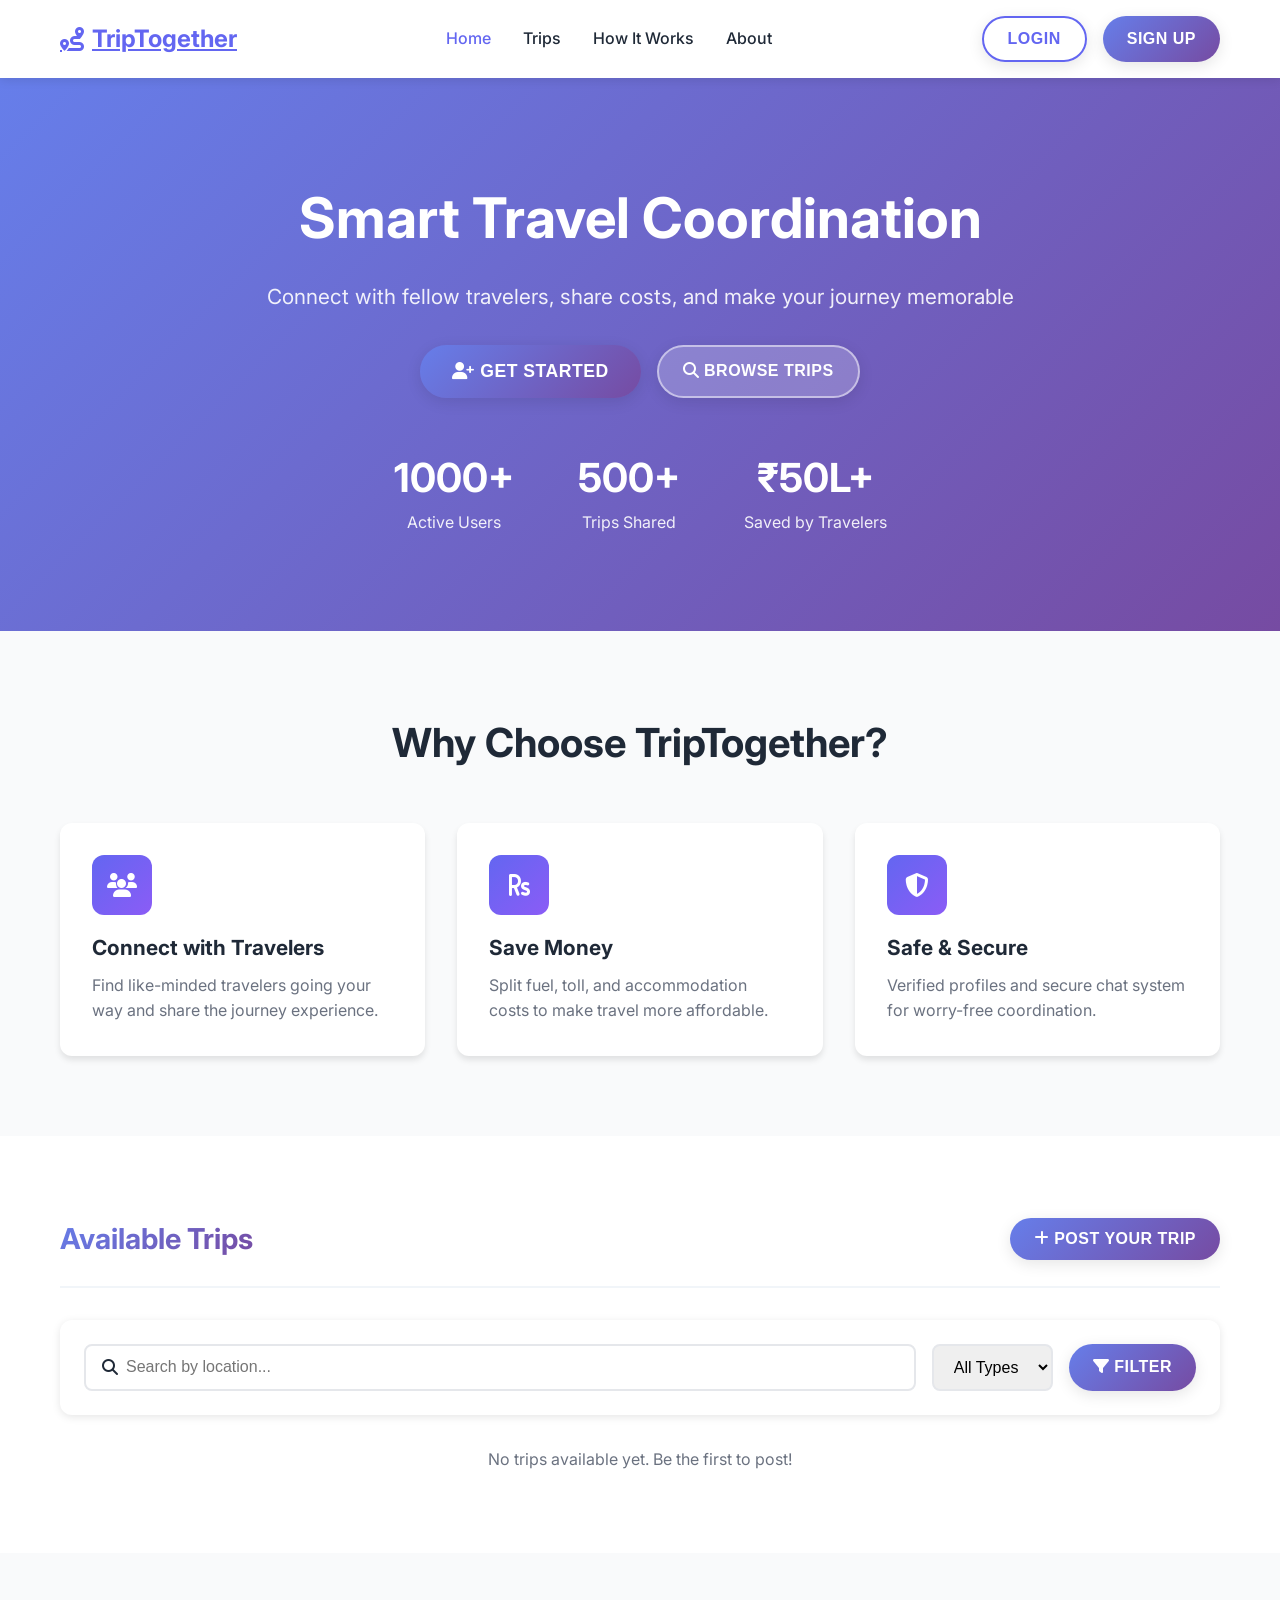
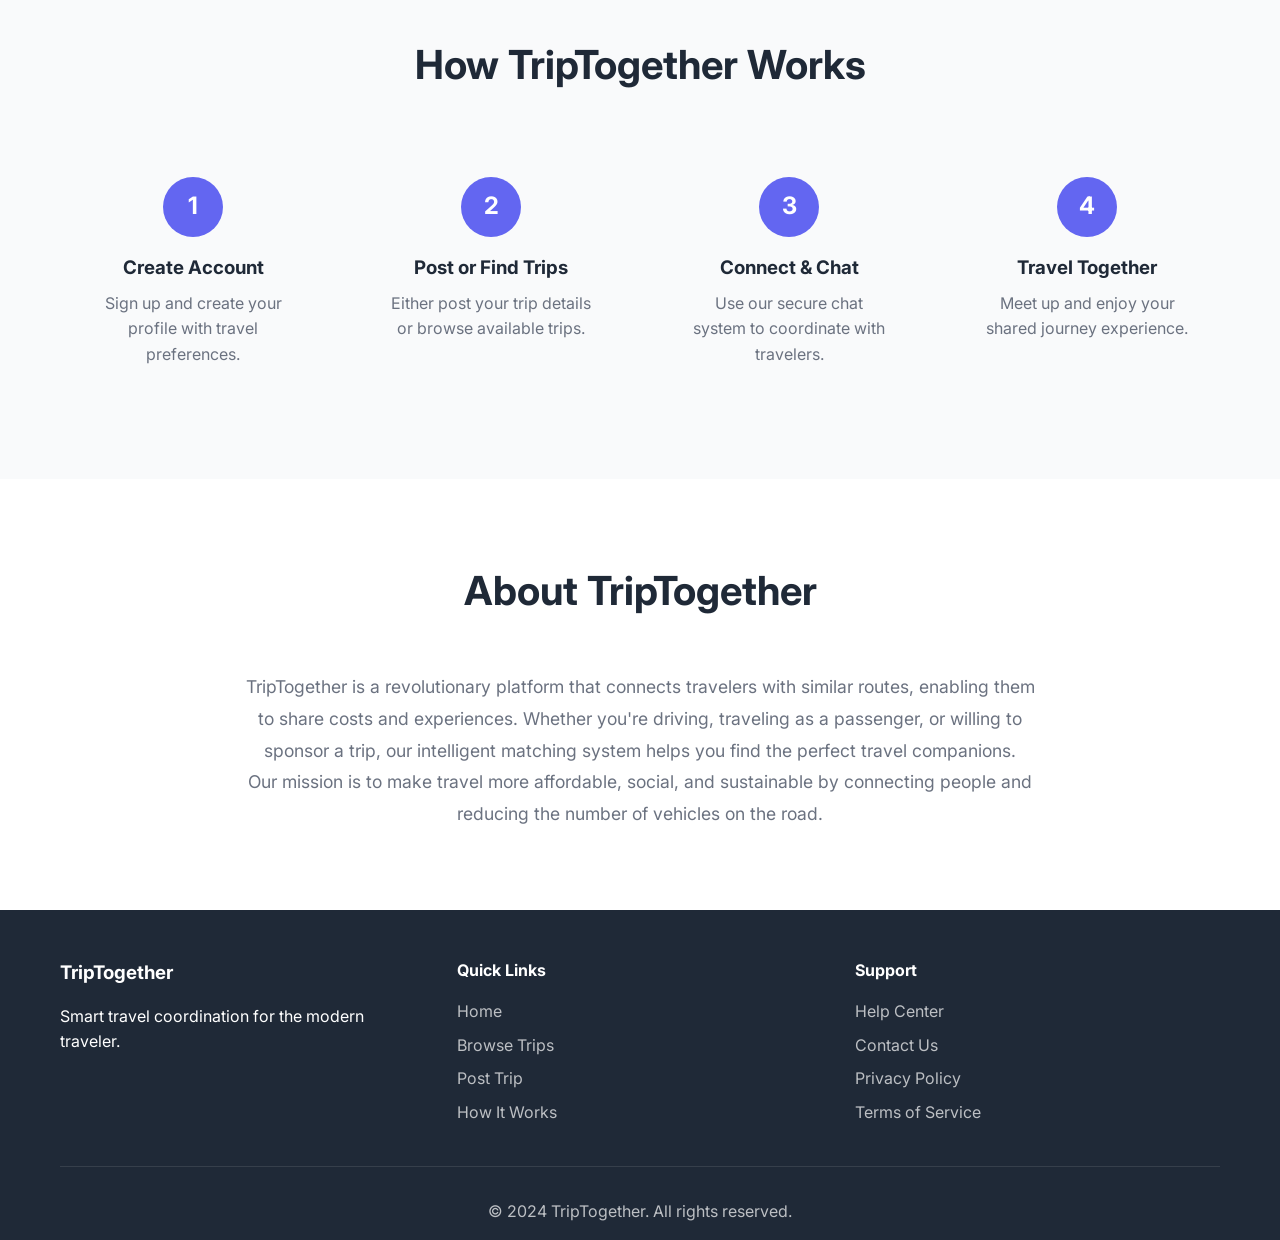
<file: Sai Kiran (TRAE)/Sai Kiran (TRAE)/frontend/index.html>
<!DOCTYPE html>
<html lang="en">
<head>
    <meta charset="UTF-8">
    <meta name="viewport" content="width=device-width, initial-scale=1.0">
    <title>TripTogether - Smart Travel Coordination</title>
    <link rel="stylesheet" href="css/style.css">
    <link href="https://fonts.googleapis.com/css2?family=Inter:wght@300;400;500;600;700&display=swap" rel="stylesheet">
    <link rel="stylesheet" href="https://cdnjs.cloudflare.com/ajax/libs/font-awesome/6.4.0/css/all.min.css">
</head>
<body>
    <!-- Navigation -->
    <nav class="navbar">
        <div class="container">
            <a href="#" class="nav-brand">
                <i class="fas fa-route"></i>
                TripTogether
            </a>
            <div class="nav-menu">
                <a href="#" class="nav-link active" onclick="window.scrollTo(0, 0); return false;">Home</a>
                <a href="#" class="nav-link" onclick="scrollToTrips()">Trips</a>
                <a href="#" class="nav-link" onclick="scrollToHowItWorks()">How It Works</a>
                <a href="#" class="nav-link" onclick="scrollToAbout()">About</a>
            </div>
            <div class="nav-actions" id="publicNavActions">
                <button class="btn btn-outline" onclick="showLogin()">Login</button>
                <button class="btn btn-primary" onclick="showRegister()">Sign Up</button>
            </div>
        </div>
    </nav>

    <!-- Hero Section -->
    <section class="hero">
        <div class="container">
            <h1 class="hero-title">Smart Travel Coordination</h1>
            <p class="hero-subtitle">Connect with fellow travelers, share costs, and make your journey memorable</p>
            <div class="hero-actions">
                <button class="btn btn-primary btn-lg" onclick="showRegister()">
                    <i class="fas fa-user-plus"></i> Get Started
                </button>
                <button class="btn btn-outline" onclick="scrollToTrips()" style="background: rgba(255,255,255,0.2); border-color: rgba(255,255,255,0.5); color: white;">
                    <i class="fas fa-search"></i> Browse Trips
                </button>
            </div>
            <div class="hero-stats">
                <div class="stat">
                    <h3>1000+</h3>
                    <p>Active Users</p>
                </div>
                <div class="stat">
                    <h3>500+</h3>
                    <p>Trips Shared</p>
                </div>
                <div class="stat">
                    <h3>₹50L+</h3>
                    <p>Saved by Travelers</p>
                </div>
            </div>
        </div>
    </section>

    <!-- Features Section -->
    <section class="features">
        <div class="container">
            <h2 class="section-title">Why Choose TripTogether?</h2>
            <div class="features-grid">
                <div class="feature-card">
                    <div class="feature-icon">
                        <i class="fas fa-users"></i>
                    </div>
                    <h3>Connect with Travelers</h3>
                    <p>Find like-minded travelers going your way and share the journey experience.</p>
                </div>
                <div class="feature-card">
                    <div class="feature-icon">
                        <i class="fas fa-rupee-sign"></i>
                    </div>
                    <h3>Save Money</h3>
                    <p>Split fuel, toll, and accommodation costs to make travel more affordable.</p>
                </div>
                <div class="feature-card">
                    <div class="feature-icon">
                        <i class="fas fa-shield-alt"></i>
                    </div>
                    <h3>Safe & Secure</h3>
                    <p>Verified profiles and secure chat system for worry-free coordination.</p>
                </div>
            </div>
        </div>
    </section>

    <!-- Trips Section -->
    <section class="trips-section" id="trips">
        <div class="container">
            <div class="section-header">
                <h2 class="section-title">Available Trips</h2>
                <button class="btn btn-primary" onclick="showRegister()">
                    <i class="fas fa-plus"></i> Post Your Trip
                </button>
            </div>
            <div class="search-bar">
                <div class="search-input">
                    <i class="fas fa-search"></i>
                    <input type="text" id="searchInput" placeholder="Search by location...">
                </div>
                <select class="filter-select" id="typeFilter">
                    <option value="">All Types</option>
                    <option value="driver">Driver</option>
                    <option value="traveler">Traveler</option>
                    <option value="sponsor">Sponsor</option>
                </select>
                <button class="btn btn-primary" onclick="searchTrips()">
                    <i class="fas fa-filter"></i> Filter
                </button>
            </div>
            <div class="trips-grid" id="tripsGrid">
                <!-- Trips will be loaded here -->
            </div>
        </div>
    </section>

    <!-- How It Works -->
    <section class="how-it-works" id="how-it-works">
        <div class="container">
            <h2 class="section-title">How TripTogether Works</h2>
            <div class="steps">
                <div class="step">
                    <div class="step-number">1</div>
                    <h3>Create Account</h3>
                    <p>Sign up and create your profile with travel preferences.</p>
                </div>
                <div class="step">
                    <div class="step-number">2</div>
                    <h3>Post or Find Trips</h3>
                    <p>Either post your trip details or browse available trips.</p>
                </div>
                <div class="step">
                    <div class="step-number">3</div>
                    <h3>Connect & Chat</h3>
                    <p>Use our secure chat system to coordinate with travelers.</p>
                </div>
                <div class="step">
                    <div class="step-number">4</div>
                    <h3>Travel Together</h3>
                    <p>Meet up and enjoy your shared journey experience.</p>
                </div>
            </div>
        </div>
    </section>

    <!-- About Section -->
    <section class="about" id="about">
        <div class="container">
            <h2 class="section-title">About TripTogether</h2>
            <div class="about-text">
                <p>TripTogether is a revolutionary platform that connects travelers with similar routes, enabling them to share costs and experiences. Whether you're driving, traveling as a passenger, or willing to sponsor a trip, our intelligent matching system helps you find the perfect travel companions.</p>
                <p>Our mission is to make travel more affordable, social, and sustainable by connecting people and reducing the number of vehicles on the road.</p>
            </div>
        </div>
    </section>

    <!-- Footer -->
    <footer class="footer">
        <div class="container">
            <div class="footer-content">
                <div class="footer-section">
                    <h3>TripTogether</h3>
                    <p>Smart travel coordination for the modern traveler.</p>
                </div>
                <div class="footer-section">
                    <h4>Quick Links</h4>
                    <a href="#">Home</a>
                    <a href="#trips">Browse Trips</a>
                    <a href="#">Post Trip</a>
                    <a href="#">How It Works</a>
                </div>
                <div class="footer-section">
                    <h4>Support</h4>
                    <a href="#">Help Center</a>
                    <a href="#">Contact Us</a>
                    <a href="#">Privacy Policy</a>
                    <a href="#">Terms of Service</a>
                </div>
            </div>
            <div class="footer-bottom">
                <p>&copy; 2024 TripTogether. All rights reserved.</p>
            </div>
        </div>
    </footer>

    <!-- Login Modal -->
    <div id="loginModal" class="modal">
        <div class="modal-content">
            <span class="close" onclick="closeModal('loginModal')">&times;</span>
            <h2><i class="fas fa-sign-in-alt"></i> Login to Your Account</h2>
            <form onsubmit="handleLogin(event)">
                <div class="form-group">
                    <label for="loginEmail">Email</label>
                    <input type="email" id="loginEmail" required>
                </div>
                <div class="form-group">
                    <label for="loginPassword">Password</label>
                    <input type="password" id="loginPassword" required>
                </div>
                <button type="submit" class="btn btn-primary btn-block">
                    <i class="fas fa-sign-in-alt"></i> Login
                </button>
            </form>
            <p class="modal-footer-text">
                Don't have an account? <a onclick="showRegister()">Sign Up</a>
            </p>
        </div>
    </div>

    <!-- Register Modal -->
    <div id="registerModal" class="modal">
        <div class="modal-content">
            <span class="close" onclick="closeModal('registerModal')">&times;</span>
            <h2><i class="fas fa-user-plus"></i> Create New Account</h2>
            <form onsubmit="handleRegister(event)">
                <div class="form-group">
                    <label for="regUsername">Username</label>
                    <input type="text" id="regUsername" required>
                </div>
                <div class="form-row">
                    <div class="form-group">
                        <label for="regEmail">Email</label>
                        <input type="email" id="regEmail" required>
                    </div>
                    <div class="form-group">
                        <label for="regPhone">Phone Number</label>
                        <input type="tel" id="regPhone" required>
                    </div>
                </div>
                <div class="form-group">
                    <label for="regAadhar">Aadhar Number (12 digits)</label>
                    <input type="text" id="regAadhar" required minlength="12" maxlength="12" pattern="\d{12}" oninput="validateAadharInput(this)">
                    <div id="aadharHelp" style="display: none; font-size: 0.85rem; margin-top: 0.5rem;"></div>
                    <div id="aadharVerificationStatus" style="display: none; font-size: 0.9rem; margin-top: 0.5rem;"></div>
                </div>
                <div class="form-group">
                    <label for="regAadharPhoto">Aadhar Card Photo</label>
                    <input type="file" id="regAadharPhoto" accept=".jpg,.jpeg,.png" required onchange="validateAadharPhoto(this)">
                    <div style="font-size: 0.85rem; color: #6b7280; margin-top: 0.5rem;">Upload a clear photo of your Aadhar card (Allowed formats: JPG, JPEG, PNG)</div>
                </div>
                <div class="form-group">
                    <label for="regPassword">Password</label>
                    <input type="password" id="regPassword" required minlength="6">
                </div>
                <button type="submit" class="btn btn-primary btn-block">
                    <i class="fas fa-user-plus"></i> Create Account
                </button>
            </form>
            <p class="modal-footer-text">
                Already have an account? <a onclick="showLogin()">Login</a>
            </p>
        </div>
    </div>

    <!-- Create Trip Modal -->
    <div id="createTripModal" class="modal">
        <div class="modal-content modal-large">
            <span class="close" onclick="closeModal('createTripModal')">&times;</span>
            <h2><i class="fas fa-plus-circle"></i> Post a New Trip</h2>
            <form onsubmit="handleCreateTrip(event)">
                <div class="form-group">
                    <label for="tripTitle">Trip Title</label>
                    <input type="text" id="tripTitle" required placeholder="e.g., Mumbai to Goa Beach Trip">
                </div>
                <div class="form-row">
                    <div class="form-group">
                        <label for="tripType">Trip Type</label>
                        <select id="tripType" required>
                            <option value="">Select Type</option>
                            <option value="driver">Driver (I'm driving)</option>
                            <option value="traveler">Traveler (I need a ride)</option>
                            <option value="sponsor">Sponsor (I'll sponsor costs)</option>
                        </select>
                    </div>
                    <div class="form-group">
                        <label for="tripDate">Travel Date</label>
                        <input type="date" id="tripDate" required min="">
                    </div>
                </div>
                <div class="form-row">
                    <div class="form-group">
                        <label for="tripFrom">From Location</label>
                        <input type="text" id="tripFrom" required placeholder="e.g., Mumbai">
                    </div>
                    <div class="form-group">
                        <label for="tripTo">To Location</label>
                        <input type="text" id="tripTo" required placeholder="e.g., Goa">
                    </div>
                </div>
                <div class="form-row">
                    <div class="form-group">
                        <label for="tripSeats">Available Seats</label>
                        <input type="number" id="tripSeats" min="1" max="10" required>
                    </div>
                    <div class="form-group">
                        <label for="tripBudget">Estimated Budget (₹)</label>
                        <input type="number" id="tripBudget" min="0" required>
                    </div>
                </div>
                <div class="form-group">
                    <label for="tripDescription">Trip Description</label>
                    <textarea id="tripDescription" rows="4" required placeholder="Describe your trip, preferences, and what you're looking for in travel companions..."></textarea>
                </div>
                <button type="submit" class="btn btn-primary btn-block">
                    <i class="fas fa-paper-plane"></i> Post Trip
                </button>
            </form>
        </div>
    </div>

    <!-- Trip Details Modal -->
    <div id="tripDetailsModal" class="modal">
        <div class="modal-content modal-large">
            <span class="close" onclick="closeModal('tripDetailsModal')">&times;</span>
            <div id="tripDetailsContent">
                <!-- Trip details will be loaded here -->
            </div>
        </div>
    </div>

    <!-- Payment Modal -->
    <div id="paymentModal" class="modal">
        <div class="modal-content modal-large">
            <span class="close" onclick="closeModal('paymentModal')">&times;</span>
            <h2><i class="fas fa-credit-card"></i> Purchase Chat Credits</h2>
            <p style="text-align: center; color: var(--gray); margin-bottom: 2rem;">Unlock conversations with trip owners</p>
            <div class="credit-packages" id="creditPackages">
                <!-- Credit packages will be loaded here -->
            </div>
            <div style="text-align: center; margin-top: 2rem;">
                <button class="btn btn-primary" onclick="processPayment()" style="padding: 1rem 2rem;">
                    <i class="fas fa-lock"></i> Proceed to Payment
                </button>
            </div>
        </div>
    </div>

    <!-- Dashboard -->
    <div class="dashboard" id="dashboard" style="display: none;">
        <div class="sidebar-header">
            <i class="fas fa-route"></i>
            <span id="sidebarTitle">TripTogether</span>
            <button class="sidebar-toggle" id="sidebarToggle" onclick="toggleSidebar()">
                <i class="fas fa-chevron-left"></i>
            </button>
        </div>
        <div class="dashboard-sidebar" id="userDashboardSidebar">
            <nav class="sidebar-nav">
                <a href="#" class="sidebar-link active" onclick="showDashboardSection('overview')">
                    <i class="fas fa-home"></i> Dashboard
                </a>
                <a href="#" class="sidebar-link" onclick="showDashboardSection('browse')">
                    <i class="fas fa-search"></i> Browse Trips
                </a>
                <a href="#" class="sidebar-link" onclick="showDashboardSection('mytrips')">
                    <i class="fas fa-car"></i> My Trips
                </a>
                <a href="#" class="sidebar-link" onclick="showDashboardSection('chats')">
                    <i class="fas fa-comments"></i> My Chats
                </a>
                <a href="#" class="sidebar-link" onclick="showDashboardSection('credits')">
                    <i class="fas fa-coins"></i> Chat Credits
                </a>
                <a href="#" class="sidebar-link" onclick="showDashboardSection('planner')">
                    <i class="fas fa-robot"></i> AI Trip Planner
                </a>
                <a href="#" class="sidebar-link" onclick="logout()">
                    <i class="fas fa-sign-out-alt"></i> Logout
                </a>
            </nav>
        </div>
        <div class="dashboard-main">
            <div class="dashboard-header">
                <h1 id="dashboardTitle">Dashboard Overview</h1>
                <p>Manage your trips and connections</p>
            </div>
            <div id="dashboardContent">
                <!-- Dashboard content will be loaded here -->
            </div>
        </div>
    </div>

    <script src="js/app.js?v=1.1"></script>
</body>
</html>
</file>
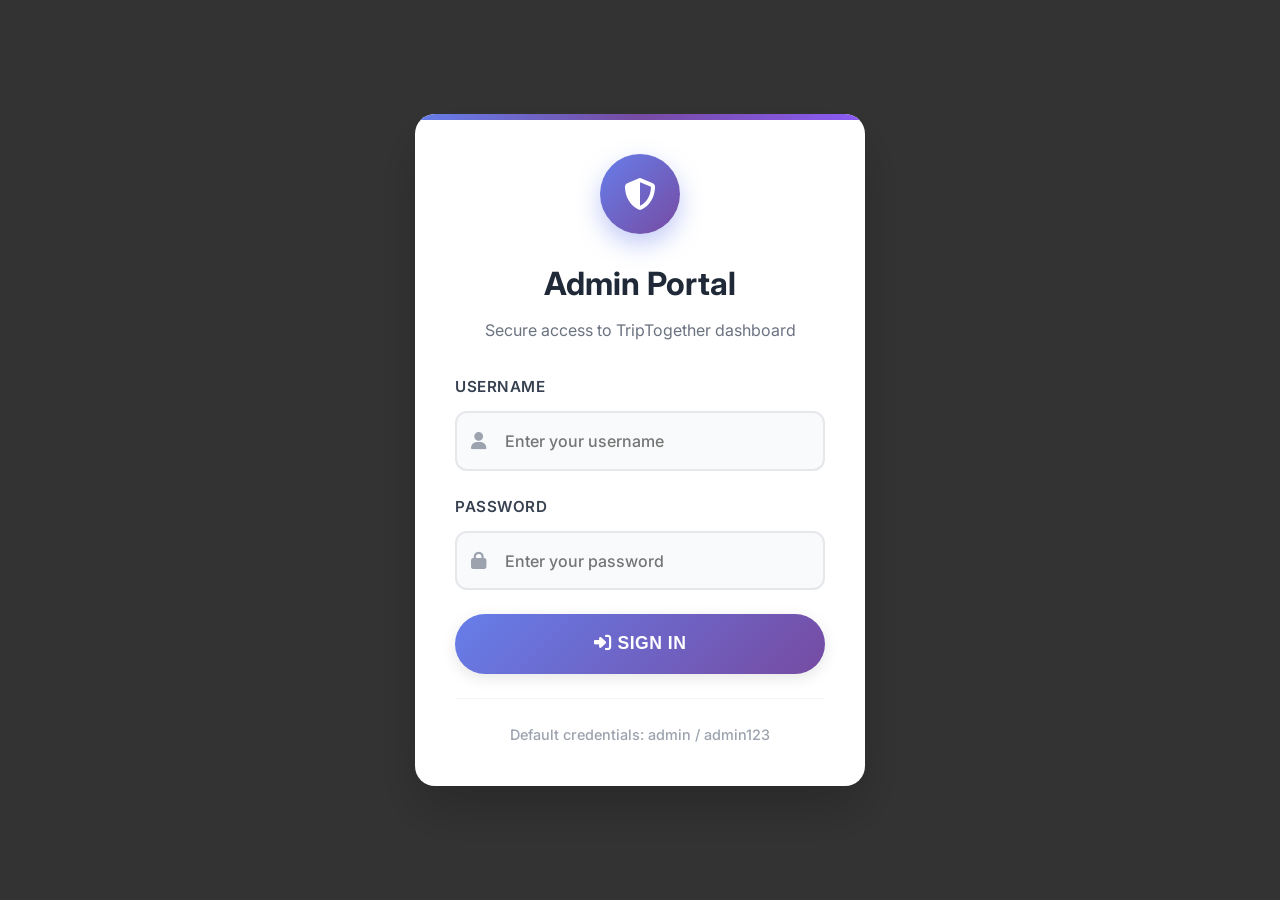
<file: Sai Kiran (TRAE)/Sai Kiran (TRAE)/frontend/admin/admin.html>
<!DOCTYPE html>
<html lang="en">
<head>
    <meta charset="UTF-8">
    <meta name="viewport" content="width=device-width, initial-scale=1.0">
    <title>Admin Panel - TripTogether</title>
    <link rel="stylesheet" href="../css/style.css">
    <link rel="stylesheet" href="admin.css">
    <link href="https://fonts.googleapis.com/css2?family=Inter:wght@300;400;500;600;700&display=swap" rel="stylesheet">
    <link rel="stylesheet" href="https://cdnjs.cloudflare.com/ajax/libs/font-awesome/6.4.0/css/all.min.css">
</head>
<body>
    <!-- Admin Login Modal -->
    <div id="adminLoginModal" class="modal-overlay">
        <div class="admin-login-card">
            <div class="login-header">
                <div class="logo-icon">
                    <i class="fas fa-shield-alt"></i>
                </div>
                <h2>Admin Portal</h2>
                <p>Secure access to TripTogether dashboard</p>
            </div>
            <form onsubmit="adminLogin(event)" class="login-form">
                <div class="form-group">
                    <label for="adminUsername">Username</label>
                    <div class="input-with-icon">
                        <i class="fas fa-user"></i>
                        <input type="text" id="adminUsername" placeholder="Enter your username" required>
                    </div>
                </div>
                <div class="form-group">
                    <label for="adminPassword">Password</label>
                    <div class="input-with-icon">
                        <i class="fas fa-lock"></i>
                        <input type="password" id="adminPassword" placeholder="Enter your password" required>
                    </div>
                </div>
                <button type="submit" class="btn btn-primary btn-block">
                    <i class="fas fa-sign-in-alt"></i> Sign In
                </button>
            </form>
            <div class="login-footer">
                <p>Default credentials: admin / admin123</p>
            </div>
        </div>
    </div>

    <!-- Navigation -->
    <nav class="admin-navbar" id="adminPanel" style="display: none;">
        <div class="nav-container">
            <div class="nav-logo">
                <i class="fas fa-shield-alt"></i>
                <span>TripTogether Admin</span>
            </div>
            <div class="nav-menu">
                <a href="#" class="nav-link active" onclick="showSection('dashboard')">
                    <i class="fas fa-chart-line"></i> Dashboard
                </a>
                <a href="#" class="nav-link" onclick="showSection('users')">
                    <i class="fas fa-users"></i> Users
                </a>
                <a href="#" class="nav-link" onclick="showSection('trips')">
                    <i class="fas fa-car"></i> Trips
                </a>
                <a href="#" class="nav-link" onclick="showSection('payments')">
                    <i class="fas fa-money-bill"></i> Payments
                </a>
                <a href="#" class="nav-link" onclick="showSection('settings')">
                    <i class="fas fa-cog"></i> Settings
                </a>
                <a href="#" class="nav-link" onclick="adminLogout()">
                    <i class="fas fa-sign-out-alt"></i> Logout
                </a>
            </div>
        </div>
    </nav>

    <!-- Main Content -->
    <main class="admin-main-content" id="adminMainContent" style="display: none;">
        <div class="container">
            <div class="admin-header">
                <h1 id="sectionTitle">Dashboard</h1>
                <div class="header-actions">
                    <div class="search-box" id="adminSearchBox" style="display: none;">
                        <i class="fas fa-search"></i>
                        <input type="text" id="adminSearch" placeholder="Search...">
                    </div>
                    <div class="user-profile">
                        <i class="fas fa-user-circle"></i>
                        <span>Administrator</span>
                    </div>
                </div>
            </div>
            <div id="adminContent">
                <!-- Content will be loaded here -->
            </div>
        </div>
    </main>

    <script src="admin.js"></script>
</body>
</html>
</file>
<file: Sai Kiran (TRAE)/Sai Kiran (TRAE)/frontend/css/style.css>
* {
    margin: 0;
    padding: 0;
    box-sizing: border-box;
}

:root {
    --primary: #6366f1;
    --primary-dark: #4f46e5;
    --secondary: #8b5cf6;
    --success: #10b981;
    --danger: #ef4444;
    --warning: #f59e0b;
    --dark: #1f2937;
    --light: #f9fafb;
    --gray: #6b7280;
    --border: #e5e7eb;
}

body {
    font-family: 'Inter', sans-serif;
    color: var(--dark);
    line-height: 1.6;
    overflow-x: hidden;
}

.container {
    max-width: 1200px;
    margin: 0 auto;
    padding: 0 20px;
}

/* Navbar */
.navbar {
    background: white;
    box-shadow: 0 2px 10px rgba(0,0,0,0.1);
    position: sticky;
    top: 0;
    z-index: 1000;
    padding: 1rem 0;
}

.navbar .container {
    display: flex;
    justify-content: space-between;
    align-items: center;
}

.nav-brand {
    font-size: 1.5rem;
    font-weight: 700;
    color: var(--primary);
    display: flex;
    align-items: center;
    gap: 0.5rem;
}

.nav-menu {
    display: flex;
    gap: 2rem;
}

.nav-link {
    color: var(--dark);
    text-decoration: none;
    font-weight: 500;
    transition: color 0.3s;
}

.nav-link:hover, .nav-link.active {
    color: var(--primary);
}

.nav-actions {
    display: flex;
    gap: 1rem;
}

/* Buttons */
.btn {
    border-radius: 30px;
    font-weight: 700;
    text-transform: uppercase;
    letter-spacing: 0.5px;
    transition: all 0.3s ease;
    box-shadow: 0 4px 15px rgba(0,0,0,0.1);
    padding: 0.75rem 1.5rem;
    border: none;
    cursor: pointer;
    font-size: 1rem;
}

.btn:hover {
    transform: translateY(-3px);
    box-shadow: 0 8px 25px rgba(0,0,0,0.2);
}

.btn-primary {
    background: linear-gradient(135deg, #667eea, #764ba2);
    color: white;
}

.btn-outline {
    background: transparent;
    border: 2px solid var(--primary);
    color: var(--primary);
}

.btn-outline:hover {
    background: var(--primary);
    color: white;
}

.btn-success {
    background: linear-gradient(135deg, #10b981, #059669);
    color: white;
}

.btn-success:disabled {
    opacity: 0.7;
    cursor: not-allowed;
    transform: none;
    box-shadow: 0 4px 15px rgba(0,0,0,0.1);
}

.btn-lg {
    padding: 1rem 2rem;
    font-size: 1.1rem;
}

.btn-block {
    width: 100%;
    padding: 1.2rem 2rem;
    font-size: 1.1rem;
}

/* Hero Section */
.hero {
    background: linear-gradient(135deg, #667eea 0%, #764ba2 100%);
    color: white;
    padding: 6rem 0;
    text-align: center;
}

.hero-title {
    font-size: 3.5rem;
    font-weight: 700;
    margin-bottom: 1rem;
}

.hero-subtitle {
    font-size: 1.3rem;
    margin-bottom: 2rem;
    opacity: 0.9;
}

.hero-actions {
    display: flex;
    gap: 1rem;
    justify-content: center;
    margin-bottom: 3rem;
}

.hero-stats {
    display: flex;
    justify-content: center;
    gap: 4rem;
    margin-top: 3rem;
}

.stat h3 {
    font-size: 2.5rem;
    font-weight: 700;
}

.stat p {
    opacity: 0.9;
}

/* Features Section */
.features {
    padding: 5rem 0;
    background: var(--light);
}

.section-title {
    text-align: center;
    font-size: 2.5rem;
    font-weight: 700;
    margin-bottom: 3rem;
}

.features-grid {
    display: grid;
    grid-template-columns: repeat(auto-fit, minmax(300px, 1fr));
    gap: 2rem;
}

.feature-card {
    background: white;
    padding: 2rem;
    border-radius: 12px;
    box-shadow: 0 4px 6px rgba(0,0,0,0.1);
    transition: transform 0.3s;
}

.feature-card:hover {
    transform: translateY(-5px);
    box-shadow: 0 8px 15px rgba(0,0,0,0.15);
}

.feature-icon {
    width: 60px;
    height: 60px;
    background: linear-gradient(135deg, var(--primary), var(--secondary));
    border-radius: 12px;
    display: flex;
    align-items: center;
    justify-content: center;
    font-size: 1.5rem;
    color: white;
    margin-bottom: 1rem;
}

.feature-card h3 {
    font-size: 1.3rem;
    margin-bottom: 0.5rem;
}

.feature-card p {
    color: var(--gray);
}

/* Trips Section */
.trips-section {
    padding: 5rem 0;
}

.section-header {
    display: flex;
    justify-content: space-between;
    align-items: center;
    margin-bottom: 2rem;
}

.search-bar {
    display: flex;
    gap: 1rem;
    margin-bottom: 2rem;
    background: white;
    padding: 1.5rem;
    border-radius: 12px;
    box-shadow: 0 2px 8px rgba(0,0,0,0.1);
}

.search-input {
    flex: 1;
    display: flex;
    align-items: center;
    gap: 0.5rem;
    padding: 0.75rem 1rem;
    border: 2px solid var(--border);
    border-radius: 8px;
}

.search-input input {
    border: none;
    outline: none;
    flex: 1;
    font-size: 1rem;
}

.filter-select {
    padding: 0.75rem 1rem;
    border: 2px solid var(--border);
    border-radius: 8px;
    font-size: 1rem;
    cursor: pointer;
}

.trips-grid {
    display: grid;
    grid-template-columns: repeat(auto-fill, minmax(350px, 1fr));
    gap: 2rem;
}

.trip-card {
    background: white;
    border-radius: 20px;
    padding: 2rem;
    box-shadow: 0 8px 25px rgba(0,0,0,0.08);
    border: 1px solid #f1f5f9;
    transition: all 0.3s ease;
    position: relative;
    overflow: hidden;
}

.trip-card:hover {
    transform: translateY(-5px);
    box-shadow: 0 15px 35px rgba(0,0,0,0.15);
}

.trip-card::before {
    content: '';
    position: absolute;
    top: 0;
    left: 0;
    width: 100%;
    height: 4px;
    background: linear-gradient(90deg, #667eea, #764ba2);
}

.trip-header {
    padding: 0 0 1.5rem 0;
    background: none;
    color: #1f2937;
    border-bottom: 1px solid #f1f5f9;
    margin-bottom: 1.5rem;
}

.trip-type {
    display: inline-flex;
    align-items: center;
    gap: 0.5rem;
    padding: 0.6rem 1.2rem;
    border-radius: 30px;
    font-size: 0.8rem;
    font-weight: 700;
    text-transform: uppercase;
    letter-spacing: 0.5px;
    box-shadow: 0 4px 12px rgba(0,0,0,0.15);
    background: linear-gradient(135deg, #667eea, #764ba2);
    color: white;
    margin-bottom: 1rem;
}

.trip-header h3 {
    font-size: 1.4rem;
    margin-bottom: 1rem;
    font-weight: 700;
    color: #1f2937;
}

.trip-route {
    display: flex;
    align-items: center;
    gap: 0.75rem;
    font-size: 1rem;
    color: #64748b;
    font-weight: 500;
}

.trip-body {
    padding: 0;
}

.trip-info {
    display: grid;
    grid-template-columns: repeat(auto-fit, minmax(150px, 1fr));
    gap: 1.5rem;
    margin-bottom: 1.5rem;
    padding: 1.5rem;
    background: #f8fafc;
    border-radius: 16px;
}

.info-item {
    display: flex;
    align-items: center;
    gap: 0.5rem;
    color: #64748b;
}

.info-item i {
    width: 40px;
    height: 40px;
    background: linear-gradient(135deg, #667eea, #764ba2);
    border-radius: 12px;
    display: flex;
    align-items: center;
    justify-content: center;
    color: white;
    font-size: 1rem;
}

.trip-description {
    color: #475569;
    margin-bottom: 1.5rem;
    line-height: 1.6;
    font-weight: 500;
}

.trip-footer {
    display: flex;
    gap: 1rem;
    padding-top: 1.5rem;
    border-top: 1px solid #f1f5f9;
}

.trip-footer .btn {
    flex: 1;
    border-radius: 30px;
    font-weight: 700;
    text-transform: uppercase;
    letter-spacing: 0.5px;
    transition: all 0.3s ease;
    box-shadow: 0 4px 15px rgba(0,0,0,0.1);
}

.trip-footer .btn:hover {
    transform: translateY(-3px);
    box-shadow: 0 8px 25px rgba(0,0,0,0.2);
}

/* How It Works */
.how-it-works {
    padding: 5rem 0;
    background: var(--light);
}

.steps {
    display: grid;
    grid-template-columns: repeat(auto-fit, minmax(250px, 1fr));
    gap: 2rem;
}

.step {
    text-align: center;
    padding: 2rem;
}

.step-number {
    width: 60px;
    height: 60px;
    background: var(--primary);
    color: white;
    border-radius: 50%;
    display: flex;
    align-items: center;
    justify-content: center;
    font-size: 1.5rem;
    font-weight: 700;
    margin: 0 auto 1rem;
}

.step h3 {
    margin-bottom: 0.5rem;
}

.step p {
    color: var(--gray);
}

/* About Section */
.about {
    padding: 5rem 0;
    text-align: center;
}

.about-text {
    max-width: 800px;
    margin: 0 auto;
    font-size: 1.1rem;
    color: var(--gray);
    line-height: 1.8;
}

/* Footer */
.footer {
    background: var(--dark);
    color: white;
    padding: 3rem 0 1rem;
}

.footer-content {
    display: grid;
    grid-template-columns: repeat(auto-fit, minmax(250px, 1fr));
    gap: 2rem;
    margin-bottom: 2rem;
}

.footer-section h3, .footer-section h4 {
    margin-bottom: 1rem;
}

.footer-section a {
    display: block;
    color: rgba(255,255,255,0.7);
    text-decoration: none;
    margin-bottom: 0.5rem;
    transition: color 0.3s;
}

.footer-section a:hover {
    color: white;
}

.footer-bottom {
    text-align: center;
    padding-top: 2rem;
    border-top: 1px solid rgba(255,255,255,0.1);
    color: rgba(255,255,255,0.7);
}

/* Modals */
.modal {
    display: none;
    position: fixed;
    z-index: 2000;
    left: 0;
    top: 0;
    width: 100%;
    height: 100%;
    background: rgba(0,0,0,0.5);
    backdrop-filter: blur(5px);
}

.modal-content {
    background: white;
    margin: 5% auto;
    padding: 2rem;
    border-radius: 12px;
    width: 90%;
    max-width: 500px;
    position: relative;
    animation: slideDown 0.3s;
    max-height: 90vh;
    overflow-y: auto;
}

.modal-large {
    max-width: 700px;
}

@keyframes slideDown {
    from {
        transform: translateY(-50px);
        opacity: 0;
    }
    to {
        transform: translateY(0);
        opacity: 1;
    }
}

.close {
    position: absolute;
    right: 1.5rem;
    top: 1.5rem;
    font-size: 2rem;
    cursor: pointer;
    color: var(--gray);
}

.close:hover {
    color: var(--dark);
}

.modal-content h2 {
    margin-bottom: 1.5rem;
}

.form-group {
    margin-bottom: 1.5rem;
}

.form-group label {
    display: block;
    margin-bottom: 0.5rem;
    font-weight: 600;
}

.form-group input, .form-group select, .form-group textarea {
    width: 100%;
    padding: 0.75rem;
    border: 2px solid var(--border);
    border-radius: 8px;
    font-size: 1rem;
    font-family: inherit;
}

.form-group input:focus, .form-group select:focus, .form-group textarea:focus {
    outline: none;
    border-color: var(--primary);
}

.form-row {
    display: grid;
    grid-template-columns: repeat(auto-fit, minmax(200px, 1fr));
    gap: 1rem;
}

.modal-footer-text {
    text-align: center;
    margin-top: 1rem;
    color: var(--gray);
}

.modal-footer-text a {
    color: var(--primary);
    cursor: pointer;
    text-decoration: underline;
}

/* Credit Packages */
.credit-packages {
    display: grid;
    grid-template-columns: repeat(3, 1fr);
    gap: 1.5rem;
    margin-bottom: 2rem;
}

.package {
    padding: 2rem;
    border: 3px solid transparent;
    border-radius: 16px;
    text-align: center;
    cursor: pointer;
    transition: all 0.3s;
    position: relative;
    background: white;
    box-shadow: 0 4px 15px rgba(0,0,0,0.08);
}

.package:hover {
    border-color: var(--primary);
    transform: translateY(-8px);
    box-shadow: 0 12px 30px rgba(102, 126, 234, 0.3);
}

.package.popular {
    border-color: var(--primary);
    background: linear-gradient(135deg, rgba(99, 102, 241, 0.15), rgba(139, 92, 246, 0.15));
    transform: scale(1.05);
}

.badge {
    position: absolute;
    top: -12px;
    right: 10px;
    background: linear-gradient(135deg, #667eea, #764ba2);
    color: white;
    padding: 0.4rem 1rem;
    border-radius: 20px;
    font-size: 0.75rem;
    font-weight: 700;
    box-shadow: 0 4px 12px rgba(102, 126, 234, 0.4);
    animation: pulse 2s infinite;
}

@keyframes pulse {
    0%, 100% { 
        transform: scale(1); 
        opacity: 0.3;
    }
    50% { 
        transform: scale(1.05); 
        opacity: 1;
    }
}

@keyframes fadeIn {
    from {
        opacity: 0;
        transform: translateY(10px);
    }
    to {
        opacity: 1;
        transform: translateY(0);
    }
}

.package h3 {
    margin-bottom: 0.5rem;
}

.price {
    font-size: 2rem;
    font-weight: 700;
    color: var(--primary);
    margin: 0.5rem 0;
}

.save {
    color: var(--success);
    font-weight: 600;
    font-size: 0.9rem;
}

/* Dashboard */
.dashboard {
    display: flex;
    min-height: 100vh;
    background: linear-gradient(135deg, #f8fafc 0%, #e2e8f0 100%);
}

.dashboard-sidebar {
    width: 280px;
    background: white;
    box-shadow: 0 4px 12px rgba(0,0,0,0.08);
    position: fixed;
    top: 60px;
    left: 0;
    height: calc(100vh - 60px);
    overflow-y: auto;
    transition: all 0.3s ease;
    z-index: 1000;
}

.dashboard-sidebar.collapsed {
    transform: translateX(-200px);
}

.sidebar-header.collapsed {
    width: 80px !important;
    padding: 1.25rem 0.5rem;
    justify-content: space-between;
    left: 0 !important;
    position: fixed !important;
}

.sidebar-header.collapsed .fas.fa-route {
    display: block;
    font-size: 1.2rem;
    color: #667eea;
}

.dashboard.collapsed .sidebar-header {
    width: 80px;
    transform: translateX(0);
}

.dashboard.collapsed .sidebar-header #sidebarTitle {
    display: none;
}

.dashboard.collapsed .sidebar-header .sidebar-toggle {
    transform: rotate(180deg);
    margin: 0 auto;
}

.dashboard-main {
    margin-left: 280px;
    transition: margin-left 0.3s ease;
}

.dashboard-main.collapsed {
    margin-left: 0;
}

.dashboard-sidebar.collapsed .sidebar-link span {
    display: none;
}

.dashboard-sidebar.collapsed .sidebar-link {
    justify-content: center;
    padding: 1.25rem;
}

.dashboard-sidebar.collapsed .sidebar-link i {
    font-size: 1.5rem;
}

.dashboard-sidebar.collapsed .sidebar-nav {
    padding: 0.5rem 0;
}

.dashboard-sidebar.collapsed .sidebar-link {
    padding: 1rem;
    margin: 0.1rem 0.5rem;
    font-size: 0.8rem;
}

.dashboard-sidebar.collapsed .sidebar-link span {
    display: none;
}

.sidebar-header {
    font-size: 1.4rem;
    font-weight: 700;
    color: #667eea;
    display: flex;
    align-items: center;
    justify-content: space-between;
    padding: 1.25rem 2rem;
    border-bottom: 1px solid #f1f5f9;
    background: linear-gradient(135deg, #f8fafc 0%, #e2e8f0 100%);
    min-height: 60px;
    width: 280px;
    position: fixed;
    top: 0;
    left: 0;
    z-index: 1001;
    box-shadow: 0 2px 10px rgba(0,0,0,0.1);
    transition: all 0.3s ease;
}

.sidebar-toggle {
    background: linear-gradient(135deg, #667eea, #764ba2);
    border: none;
    color: white;
    font-size: 1.2rem;
    cursor: pointer;
    padding: 0.5rem;
    border-radius: 50%;
    transition: all 0.3s ease;
    box-shadow: 0 4px 15px rgba(0,0,0,0.1);
    width: 36px;
    height: 36px;
    display: flex;
    align-items: center;
    justify-content: center;
    z-index: 1002;
    position: relative;
    flex-shrink: 0;
}

.sidebar-toggle:hover {
    transform: translateY(-3px) rotate(90deg);
    box-shadow: 0 8px 25px rgba(0,0,0,0.2);
}

.sidebar-header.collapsed .sidebar-toggle:hover {
    transform: translateY(-3px) rotate(-90deg);
    box-shadow: 0 8px 25px rgba(0,0,0,0.2);
}



#sidebarTitle {
    font-size: 1.4rem;
    font-weight: 700;
    color: #667eea;
    white-space: nowrap;
    overflow: hidden;
    text-overflow: ellipsis;
    flex-grow: 1;
    text-align: center;
    margin: 0 1rem;
    transition: all 0.3s ease;
}



.sidebar-nav {
    padding: 1rem 0;
}

.sidebar-link {
    color: #4b5563;
    text-decoration: none;
    font-weight: 600;
    padding: 1.25rem 1.5rem;
    border-radius: 12px;
    transition: all 0.3s ease;
    display: flex;
    align-items: center;
    gap: 0.75rem;
    font-size: 0.95rem;
    margin: 0.25rem 1rem;
}

.sidebar-link span {
    transition: opacity 0.3s ease;
}

.dashboard-sidebar.collapsed .sidebar-link span {
    display: none;
    opacity: 0;
}

.sidebar-link:hover {
    background: rgba(102, 126, 234, 0.1);
    color: #667eea;
}

.sidebar-link.active {
    background: linear-gradient(135deg, rgba(102, 126, 234, 0.15) 0%, rgba(118, 75, 162, 0.15) 100%);
    color: #667eea;
    box-shadow: 0 4px 12px rgba(102, 126, 234, 0.2);
}

.sidebar-link i {
    font-size: 1.2rem;
}

.dashboard-main {
    flex: 1;
    overflow-y: auto;
    padding: 2rem;
    margin-left: 280px;
}

.dashboard-header {
    display: flex;
    justify-content: space-between;
    align-items: center;
    margin-bottom: 2rem;
    padding: 1.5rem 2rem;
    background: white;
    border-radius: 16px;
    box-shadow: 0 4px 12px rgba(0,0,0,0.05);
}

.dashboard-header h1 {
    font-size: 2rem;
    font-weight: 700;
    color: #1f2937;
    margin: 0;
}

.dashboard-header p {
    color: #64748b;
    margin: 0;
    font-size: 1rem;
}

.stats-grid {
    display: grid;
    grid-template-columns: repeat(auto-fit, minmax(280px, 1fr));
    gap: 2rem;
    margin-bottom: 3rem;
}

.stat-card {
    background: white;
    padding: 2.5rem;
    border-radius: 20px;
    box-shadow: 0 15px 35px rgba(0,0,0,0.08);
    display: flex;
    flex-direction: column;
    align-items: center;
    text-align: center;
    gap: 1.5rem;
    transition: all 0.4s ease;
    border: 1px solid rgba(255,255,255,0.8);
    position: relative;
    overflow: hidden;
}

.stat-card::before {
    content: '';
    position: absolute;
    top: 0;
    left: 0;
    width: 100%;
    height: 6px;
    background: linear-gradient(90deg, #667eea, #764ba2);
}

.stat-card:hover {
    transform: translateY(-8px);
    box-shadow: 0 25px 50px rgba(0,0,0,0.15);
}

.stat-card h4 {
    font-size: 1.1rem;
    color: #64748b;
    margin-bottom: 0.8rem;
    font-weight: 600;
    text-transform: uppercase;
    letter-spacing: 0.5px;
}

.stat-card .value {
    font-size: 2.8rem;
    font-weight: 800;
    background: linear-gradient(135deg, #667eea 0%, #764ba2 100%);
    -webkit-background-clip: text;
    -webkit-text-fill-color: transparent;
    background-clip: text;
    line-height: 1;
}

.alert {
    padding: 1.2rem 1.5rem;
    border-radius: 12px;
    margin-bottom: 1rem;
    font-weight: 500;
    box-shadow: 0 4px 12px rgba(0,0,0,0.1);
    animation: slideIn 0.3s;
    border: none;
    position: relative;
    overflow: hidden;
}

.alert::before {
    content: '';
    position: absolute;
    top: 0;
    left: 0;
    width: 100%;
    height: 4px;
}

@keyframes slideIn {
    from {
        transform: translateX(100%);
        opacity: 0;
    }
    to {
        transform: translateX(0);
        opacity: 1;
    }
}

.alert-success {
    background: linear-gradient(135deg, #d1fae5, #a7f3d0);
    color: #065f46;
}

.alert-success::before {
    background: linear-gradient(90deg, #10b981, #059669);
}

.alert-error {
    background: linear-gradient(135deg, #fee2e2, #fecaca);
    color: #991b1b;
}

.alert-error::before {
    background: linear-gradient(90deg, #ef4444, #dc2626);
}

.content-section {
    background: white;
    border-radius: 24px;
    box-shadow: 0 15px 35px rgba(0,0,0,0.08);
    padding: 2.5rem;
    margin-bottom: 2.5rem;
    border: 1px solid rgba(255,255,255,0.8);
    transition: all 0.3s ease;
    position: relative;
    overflow: hidden;
}

.content-section::before {
    content: '';
    position: absolute;
    top: 0;
    left: 0;
    width: 100%;
    height: 6px;
    background: linear-gradient(90deg, #667eea, #764ba2, #8b5cf6);
}

.content-section:hover {
    transform: translateY(-4px);
    box-shadow: 0 20px 40px rgba(0,0,0,0.12);
}

.section-header {
    display: flex;
    justify-content: space-between;
    align-items: center;
    margin-bottom: 2rem;
    padding-bottom: 1.5rem;
    border-bottom: 2px solid #f1f5f9;
}

.section-header h2 {
    font-size: 1.8rem;
    font-weight: 700;
    background: linear-gradient(135deg, #667eea 0%, #764ba2 100%);
    -webkit-background-clip: text;
    -webkit-text-fill-color: transparent;
    background-clip: text;
    display: flex;
    align-items: center;
    gap: 0.75rem;
    margin: 0;
}

.empty-state {
    text-align: center;
    padding: 4rem 2rem;
    color: var(--gray);
}

.empty-state i {
    font-size: 4rem;
    margin-bottom: 1rem;
    opacity: 0.3;
}

.empty-state h3 {
    font-size: 1.5rem;
    margin-bottom: 0.5rem;
    color: #374151;
}

.empty-state p {
    font-size: 1.1rem;
}

/* Dashboard Main Content */
.main-content {
    padding-top: 100px;
    min-height: 100vh;
    background: linear-gradient(135deg, #f5f7fa 0%, #c3cfe2 100%);
}

.main-content .container {
    padding: 2rem 20px;
}

.main-content .section-header {
    text-align: center;
    margin-bottom: 3rem;
}

.main-content .section-header h1 {
    font-size: 2.5rem;
    font-weight: 700;
    background: linear-gradient(135deg, #667eea 0%, #764ba2 100%);
    -webkit-background-clip: text;
    -webkit-text-fill-color: transparent;
    background-clip: text;
    margin-bottom: 1rem;
}

/* Navigation Container */
.nav-container {
    max-width: 1200px;
    margin: 0 auto;
    padding: 0 20px;
    display: flex;
    justify-content: space-between;
    align-items: center;
}

.nav-logo {
    font-size: 1.5rem;
    font-weight: 700;
    color: var(--primary);
    display: flex;
    align-items: center;
    gap: 0.5rem;
}

/* Responsive */
@media (max-width: 768px) {
    .nav-menu {
        display: none;
    }
    
    .hero-title {
        font-size: 2rem;
    }
    
    .hero-stats {
        flex-direction: column;
        gap: 2rem;
    }
    
    .credit-packages {
        grid-template-columns: 1fr;
    }
    
    .dashboard {
        flex-direction: column;
    }
    
    .dashboard-sidebar {
        width: 100%;
    }
}
</file>
<file: Sai Kiran (TRAE)/Sai Kiran (TRAE)/frontend/admin/admin.css>
/* Modern Admin Panel Styles */

/* Admin Login Styles */
.modal-overlay {
    position: fixed;
    top: 0;
    left: 0;
    width: 100%;
    height: 100%;
    background: rgba(0, 0, 0, 0.8);
    display: flex;
    align-items: center;
    justify-content: center;
    z-index: 9999;
    backdrop-filter: blur(8px);
}

.admin-login-card {
    background: white;
    border-radius: 20px;
    padding: 2.5rem;
    box-shadow: 0 25px 50px rgba(0,0,0,0.2);
    width: 100%;
    max-width: 450px;
    position: relative;
    overflow: hidden;
}

.admin-login-card::before {
    content: '';
    position: absolute;
    top: 0;
    left: 0;
    width: 100%;
    height: 6px;
    background: linear-gradient(90deg, #667eea, #764ba2, #8b5cf6);
}

.login-header {
    text-align: center;
    margin-bottom: 2rem;
}

.login-header .logo-icon {
    width: 80px;
    height: 80px;
    background: linear-gradient(135deg, #667eea, #764ba2);
    border-radius: 50%;
    display: flex;
    align-items: center;
    justify-content: center;
    color: white;
    font-size: 2rem;
    margin: 0 auto 1.5rem;
    box-shadow: 0 10px 25px rgba(102, 126, 234, 0.4);
}

.login-header h2 {
    font-size: 2rem;
    font-weight: 700;
    color: #1f2937;
    margin-bottom: 0.5rem;
}

.login-header p {
    color: #6b7280;
    font-size: 1rem;
}

.login-form .form-group {
    margin-bottom: 1.5rem;
}

.login-form .form-group label {
    display: block;
    margin-bottom: 0.75rem;
    font-weight: 600;
    color: #374151;
    font-size: 0.95rem;
}

.input-with-icon {
    position: relative;
}

.input-with-icon i {
    position: absolute;
    left: 1rem;
    top: 50%;
    transform: translateY(-50%);
    color: #9ca3af;
    font-size: 1.1rem;
}

.login-form .form-group input {
    width: 100%;
    padding: 1.1rem 1.1rem 1.1rem 3rem;
    border: 2px solid #e5e7eb;
    border-radius: 12px;
    font-size: 1rem;
    transition: all 0.3s ease;
    background: #f9fafb;
}

.login-form .form-group input:focus {
    outline: none;
    border-color: #667eea;
    background: white;
    box-shadow: 0 0 0 4px rgba(102, 126, 234, 0.1);
}

.login-footer {
    text-align: center;
    margin-top: 1.5rem;
    padding-top: 1.5rem;
    border-top: 1px solid #f1f5f9;
}

.login-footer p {
    color: #9ca3af;
    font-size: 0.9rem;
    font-weight: 500;
}

/* Admin Navbar */
.admin-navbar {
    background: white;
    box-shadow: 0 4px 12px rgba(0,0,0,0.08);
    position: sticky;
    top: 0;
    z-index: 1000;
    padding: 0;
}

.admin-navbar .nav-container {
    display: flex;
    justify-content: space-between;
    align-items: center;
    padding: 0 2rem;
    max-width: 100%;
}

.nav-logo {
    font-size: 1.4rem;
    font-weight: 700;
    color: #667eea;
    display: flex;
    align-items: center;
    gap: 0.75rem;
    padding: 1.25rem 0;
}

.nav-menu {
    display: flex;
    gap: 0.5rem;
}

.nav-link {
    color: #4b5563;
    text-decoration: none;
    font-weight: 600;
    padding: 1.25rem 1.5rem;
    border-radius: 12px;
    transition: all 0.3s ease;
    display: flex;
    align-items: center;
    gap: 0.75rem;
    font-size: 0.95rem;
}

.nav-link:hover {
    background: rgba(102, 126, 234, 0.1);
    color: #667eea;
}

.nav-link.active {
    background: linear-gradient(135deg, rgba(102, 126, 234, 0.15) 0%, rgba(118, 75, 162, 0.15) 100%);
    color: #667eea;
    box-shadow: 0 4px 12px rgba(102, 126, 234, 0.2);
}

/* Admin Main Content */
.admin-main-content {
    padding-top: 20px;
    background: linear-gradient(135deg, #f8fafc 0%, #e2e8f0 100%);
    min-height: calc(100vh - 80px);
}

.admin-header {
    display: flex;
    justify-content: space-between;
    align-items: center;
    margin-bottom: 2rem;
    padding: 1.5rem 2rem;
    background: white;
    border-radius: 16px;
    box-shadow: 0 4px 12px rgba(0,0,0,0.05);
}

.admin-header h1 {
    font-size: 2rem;
    font-weight: 700;
    color: #1f2937;
    margin: 0;
}

.header-actions {
    display: flex;
    align-items: center;
    gap: 1.5rem;
}

.search-box {
    position: relative;
}

.search-box i {
    position: absolute;
    left: 1rem;
    top: 50%;
    transform: translateY(-50%);
    color: #9ca3af;
}

.search-box input {
    padding: 0.75rem 1rem 0.75rem 2.5rem;
    border: 2px solid #e5e7eb;
    border-radius: 30px;
    font-size: 0.95rem;
    width: 250px;
    transition: all 0.3s ease;
}

.search-box input:focus {
    outline: none;
    border-color: #667eea;
    box-shadow: 0 0 0 3px rgba(102, 126, 234, 0.1);
    width: 280px;
}

.user-profile {
    display: flex;
    align-items: center;
    gap: 0.75rem;
    color: #4b5563;
    font-weight: 600;
}

.user-profile i {
    font-size: 1.5rem;
    color: #667eea;
}

/* Main Content Container */
#adminMainContent .container {
    padding: 0 2rem;
    max-width: 100%;
}

/* Dashboard Styles */
.section-header {
    text-align: center;
    margin-bottom: 3rem;
    padding: 2rem;
    background: linear-gradient(135deg, #667eea 0%, #764ba2 100%);
    border-radius: 20px;
    color: white;
    box-shadow: 0 10px 30px rgba(102, 126, 234, 0.3);
}

.section-header h1 {
    font-size: 2.8rem;
    font-weight: 700;
    margin-bottom: 0.5rem;
    text-shadow: 0 2px 4px rgba(0,0,0,0.1);
}

.stats-grid {
    display: grid;
    grid-template-columns: repeat(auto-fit, minmax(280px, 1fr));
    gap: 2rem;
    margin-bottom: 3rem;
}

.stat-card {
    background: white;
    padding: 2.5rem;
    border-radius: 20px;
    box-shadow: 0 15px 35px rgba(0,0,0,0.08);
    display: flex;
    align-items: center;
    gap: 2rem;
    transition: all 0.4s ease;
    border: 1px solid rgba(255,255,255,0.8);
    position: relative;
    overflow: hidden;
}

.stat-card::before {
    content: '';
    position: absolute;
    top: 0;
    left: 0;
    width: 100%;
    height: 4px;
    background: linear-gradient(90deg, #667eea, #764ba2);
}

.stat-card:hover {
    transform: translateY(-8px);
    box-shadow: 0 25px 50px rgba(0,0,0,0.15);
}

.stat-icon {
    width: 80px;
    height: 80px;
    border-radius: 20px;
    display: flex;
    align-items: center;
    justify-content: center;
    font-size: 2rem;
    color: white;
    flex-shrink: 0;
}

.stat-icon.blue { 
    background: linear-gradient(135deg, #667eea, #764ba2);
    box-shadow: 0 8px 20px rgba(102, 126, 234, 0.4);
}
.stat-icon.green { 
    background: linear-gradient(135deg, #10b981, #059669);
    box-shadow: 0 8px 20px rgba(16, 185, 129, 0.4);
}
.stat-icon.orange { 
    background: linear-gradient(135deg, #f59e0b, #d97706);
    box-shadow: 0 8px 20px rgba(245, 158, 11, 0.4);
}
.stat-icon.purple { 
    background: linear-gradient(135deg, #8b5cf6, #7c3aed);
    box-shadow: 0 8px 20px rgba(139, 92, 246, 0.4);
}

.stat-info h3 {
    font-size: 1.1rem;
    color: #64748b;
    margin-bottom: 0.8rem;
    font-weight: 600;
    text-transform: uppercase;
    letter-spacing: 0.5px;
}

.stat-info .value {
    font-size: 2.8rem;
    font-weight: 800;
    background: linear-gradient(135deg, #667eea 0%, #764ba2 100%);
    -webkit-background-clip: text;
    -webkit-text-fill-color: transparent;
    background-clip: text;
    line-height: 1;
}

.content-card {
    background: white;
    border-radius: 24px;
    box-shadow: 0 15px 35px rgba(0,0,0,0.08);
    padding: 2.5rem;
    margin-bottom: 2.5rem;
    border: 1px solid rgba(255,255,255,0.8);
    transition: all 0.3s ease;
    position: relative;
    overflow: hidden;
}

.content-card::before {
    content: '';
    position: absolute;
    top: 0;
    left: 0;
    width: 100%;
    height: 6px;
    background: linear-gradient(90deg, #667eea, #764ba2, #8b5cf6);
}

.content-card:hover {
    transform: translateY(-4px);
    box-shadow: 0 20px 40px rgba(0,0,0,0.12);
}

.content-card h2 {
    margin-bottom: 2rem;
    font-size: 1.8rem;
    font-weight: 700;
    background: linear-gradient(135deg, #667eea 0%, #764ba2 100%);
    -webkit-background-clip: text;
    -webkit-text-fill-color: transparent;
    background-clip: text;
    display: flex;
    align-items: center;
    gap: 0.75rem;
}

.data-table {
    width: 100%;
    border-collapse: collapse;
    border-radius: 16px;
    overflow: hidden;
    box-shadow: 0 4px 15px rgba(0,0,0,0.05);
}

.data-table th {
    background: linear-gradient(135deg, #667eea 0%, #764ba2 100%);
    padding: 1.5rem;
    text-align: left;
    font-weight: 700;
    color: white;
    border: none;
    font-size: 0.95rem;
    text-transform: uppercase;
    letter-spacing: 0.5px;
}

.data-table td {
    padding: 1.5rem;
    border-bottom: 1px solid #f1f5f9;
    color: #475569;
    font-weight: 500;
    vertical-align: middle;
}

.data-table tr:hover {
    background: linear-gradient(135deg, rgba(102, 126, 234, 0.03) 0%, rgba(118, 75, 162, 0.03) 100%);
}

.data-table tr:last-child td {
    border-bottom: none;
}

.badge {
    display: inline-flex;
    align-items: center;
    gap: 0.5rem;
    padding: 0.6rem 1.2rem;
    border-radius: 30px;
    font-size: 0.8rem;
    font-weight: 700;
    text-transform: uppercase;
    letter-spacing: 0.5px;
    box-shadow: 0 4px 12px rgba(0,0,0,0.15);
}

.badge-pending {
    background: linear-gradient(135deg, #fbbf24, #f59e0b);
    color: white;
}

.badge-approved {
    background: linear-gradient(135deg, #10b981, #059669);
    color: white;
}

.badge-rejected {
    background: linear-gradient(135deg, #ef4444, #dc2626);
    color: white;
}

.action-btn {
    padding: 0.8rem 1.5rem;
    border: none;
    border-radius: 30px;
    cursor: pointer;
    font-weight: 700;
    transition: all 0.3s ease;
    margin-right: 0.75rem;
    font-size: 0.85rem;
    text-transform: uppercase;
    letter-spacing: 0.5px;
    box-shadow: 0 4px 15px rgba(0,0,0,0.2);
}

.action-btn.approve {
    background: linear-gradient(135deg, #10b981, #059669);
    color: white;
}

.action-btn.reject {
    background: linear-gradient(135deg, #ef4444, #dc2626);
    color: white;
}

.action-btn:hover {
    transform: translateY(-3px);
    box-shadow: 0 8px 25px rgba(0,0,0,0.25);
}

.chart-container {
    background: white;
    padding: 2.5rem;
    border-radius: 24px;
    box-shadow: 0 15px 35px rgba(0,0,0,0.08);
    margin-bottom: 2.5rem;
    border: 1px solid rgba(255,255,255,0.8);
    transition: all 0.3s ease;
    position: relative;
    overflow: hidden;
}

.chart-container::before {
    content: '';
    position: absolute;
    top: 0;
    left: 0;
    width: 100%;
    height: 4px;
    background: linear-gradient(90deg, #10b981, #059669);
}

.chart-container:hover {
    transform: translateY(-4px);
    box-shadow: 0 20px 40px rgba(0,0,0,0.12);
}

.settings-form {
    max-width: 700px;
}

.form-group {
    margin-bottom: 2.5rem;
}

.form-group label {
    display: block;
    margin-bottom: 1rem;
    font-weight: 700;
    color: #374151;
    font-size: 1.05rem;
    text-transform: uppercase;
    letter-spacing: 0.5px;
}

.form-group input, .form-group select {
    width: 100%;
    padding: 1.2rem 1.5rem;
    border: 2px solid #e2e8f0;
    border-radius: 16px;
    font-size: 1rem;
    transition: all 0.3s ease;
    background: #f8fafc;
    font-weight: 500;
}

.form-group input:focus, .form-group select:focus {
    outline: none;
    border-color: #667eea;
    background: white;
    box-shadow: 0 0 0 4px rgba(102, 126, 234, 0.1);
    transform: translateY(-2px);
}

.admin-modal {
    position: fixed !important;
    top: 0 !important;
    left: 0 !important;
    width: 100% !important;
    height: 100% !important;
    background: rgba(0,0,0,0.7) !important;
    display: flex !important;
    align-items: center !important;
    justify-content: center !important;
    z-index: 99999 !important;
    backdrop-filter: blur(8px) !important;
}

.admin-modal-content {
    background: white;
    padding: 3rem;
    border-radius: 24px;
    max-width: 600px;
    width: 90%;
    position: relative;
    box-shadow: 0 25px 60px rgba(0,0,0,0.3);
    border: 1px solid rgba(255,255,255,0.8);
}

.admin-modal-close {
    position: absolute;
    top: 2rem;
    right: 2.5rem;
    font-size: 2rem;
    cursor: pointer;
    color: #64748b;
    transition: all 0.3s ease;
    width: 40px;
    height: 40px;
    display: flex;
    align-items: center;
    justify-content: center;
    border-radius: 50%;
    background: #f1f5f9;
}

.admin-modal-close:hover {
    color: #ef4444;
    background: #fee2e2;
    transform: scale(1.1);
}

.trip-details p {
    margin-bottom: 1.2rem;
    padding: 1rem 0;
    border-bottom: 1px solid #f1f5f9;
    color: #475569;
    font-weight: 500;
}

.trip-details p:last-child {
    border-bottom: none;
}

/* Navigation active state for admin */
.nav-link.active {
    background: linear-gradient(135deg, rgba(102, 126, 234, 0.15) 0%, rgba(118, 75, 162, 0.15) 100%);
    color: #667eea !important;
    border-radius: 30px;
    font-weight: 700;
    box-shadow: 0 4px 15px rgba(102, 126, 234, 0.2);
}

/* Enhanced button styles */
.btn {
    border-radius: 30px;
    font-weight: 700;
    text-transform: uppercase;
    letter-spacing: 0.5px;
    transition: all 0.3s ease;
    box-shadow: 0 4px 15px rgba(0,0,0,0.1);
}

.btn:hover {
    transform: translateY(-3px);
    box-shadow: 0 8px 25px rgba(0,0,0,0.2);
}

.btn-primary {
    background: linear-gradient(135deg, #667eea, #764ba2);
}

.btn-block {
    padding: 1.2rem 2rem;
    font-size: 1.1rem;
}

/* User Card Styles */
.user-card {
    background: white;
    border-radius: 20px;
    padding: 2rem;
    box-shadow: 0 8px 25px rgba(0,0,0,0.08);
    border: 1px solid #f1f5f9;
    transition: all 0.3s ease;
    position: relative;
    overflow: hidden;
}

.user-card::before {
    content: '';
    position: absolute;
    top: 0;
    left: 0;
    width: 100%;
    height: 4px;
    background: linear-gradient(90deg, #667eea, #764ba2);
}

.user-card:hover {
    transform: translateY(-5px);
    box-shadow: 0 15px 35px rgba(0,0,0,0.15);
}

.user-header {
    display: flex;
    align-items: center;
    gap: 1.5rem;
    margin-bottom: 2rem;
    padding-bottom: 1.5rem;
    border-bottom: 1px solid #f1f5f9;
}

.user-avatar {
    width: 70px;
    height: 70px;
    background: linear-gradient(135deg, #667eea, #764ba2);
    border-radius: 50%;
    display: flex;
    align-items: center;
    justify-content: center;
    color: white;
    font-size: 1.8rem;
    font-weight: 700;
    box-shadow: 0 8px 20px rgba(102, 126, 234, 0.3);
}

.user-info h3 {
    margin: 0 0 0.5rem 0;
    font-size: 1.4rem;
    color: #1f2937;
    font-weight: 700;
}

.user-email {
    margin: 0 0 0.5rem 0;
    color: #6b7280;
    font-size: 0.95rem;
}

.user-joined {
    margin: 0;
    color: #9ca3af;
    font-size: 0.85rem;
    font-weight: 500;
}

.user-details {
    display: grid;
    gap: 1.2rem;
    margin-bottom: 2rem;
}

.detail-item {
    display: flex;
    align-items: center;
    gap: 1rem;
    padding: 0.75rem;
    border-radius: 12px;
    background: #f8fafc;
    transition: all 0.3s ease;
}

.detail-item:hover {
    background: #f1f5f9;
    transform: translateX(5px);
}

.detail-item i {
    width: 36px;
    height: 36px;
    background: linear-gradient(135deg, #667eea, #764ba2);
    border-radius: 10px;
    display: flex;
    align-items: center;
    justify-content: center;
    color: white;
    font-size: 0.9rem;
}

.detail-item span {
    color: #374151;
    font-weight: 500;
}

.user-actions {
    display: grid;
    grid-template-columns: 1fr 1fr;
    gap: 1rem;
}

.user-actions .action-btn {
    margin: 0;
    padding: 0.9rem;
    font-size: 0.9rem;
    display: flex;
    align-items: center;
    justify-content: center;
    gap: 0.5rem;
}

/* Modal Styles */
.admin-modal-content h2 {
    margin: 0 0 2rem 0;
    font-size: 1.8rem;
    color: #1f2937;
    display: flex;
    align-items: center;
    gap: 0.75rem;
}

.form-group {
    margin-bottom: 1.5rem;
}

.form-group label {
    display: block;
    margin-bottom: 0.75rem;
    font-weight: 600;
    color: #374151;
    font-size: 1rem;
}

.form-group input, .form-group textarea {
    width: 100%;
    padding: 1rem;
    border: 2px solid #e5e7eb;
    border-radius: 12px;
    font-size: 1rem;
    transition: all 0.3s ease;
    background: #f9fafb;
}

.form-group input:focus, .form-group textarea:focus {
    outline: none;
    border-color: #667eea;
    background: white;
    box-shadow: 0 0 0 4px rgba(102, 126, 234, 0.1);
}

/* Trip Card Improvements */
.content-card .trip-card {
    background: white;
    border-radius: 20px;
    padding: 2rem;
    box-shadow: 0 8px 25px rgba(0,0,0,0.08);
    border: 1px solid #f1f5f9;
    transition: all 0.3s ease;
    position: relative;
    overflow: hidden;
}

.content-card .trip-card:hover {
    transform: translateY(-5px);
    box-shadow: 0 15px 35px rgba(0,0,0,0.15);
}

.trip-card::before {
    content: '';
    position: absolute;
    top: 0;
    left: 0;
    width: 100%;
    height: 4px;
    background: linear-gradient(90deg, #10b981, #059669);
}

.trip-card.pending::before {
    background: linear-gradient(90deg, #f59e0b, #d97706);
}

.trip-card.rejected::before {
    background: linear-gradient(90deg, #ef4444, #dc2626);
}

/* Enhanced Dashboard Stats */
.stat-card {
    background: white;
    padding: 2.5rem;
    border-radius: 20px;
    box-shadow: 0 15px 35px rgba(0,0,0,0.08);
    display: flex;
    flex-direction: column;
    align-items: center;
    text-align: center;
    gap: 1.5rem;
    transition: all 0.4s ease;
    border: 1px solid rgba(255,255,255,0.8);
    position: relative;
    overflow: hidden;
}

.stat-card::before {
    content: '';
    position: absolute;
    top: 0;
    left: 0;
    width: 100%;
    height: 6px;
    background: linear-gradient(90deg, #667eea, #764ba2);
}

.stat-card:hover {
    transform: translateY(-8px);
    box-shadow: 0 25px 50px rgba(0,0,0,0.15);
}

.stat-icon {
    width: 80px;
    height: 80px;
    border-radius: 20px;
    display: flex;
    align-items: center;
    justify-content: center;
    font-size: 2rem;
    color: white;
    flex-shrink: 0;
    box-shadow: 0 8px 20px rgba(102, 126, 234, 0.4);
}

.stat-info h3 {
    font-size: 1.1rem;
    color: #64748b;
    margin-bottom: 0.8rem;
    font-weight: 600;
    text-transform: uppercase;
    letter-spacing: 0.5px;
}

.stat-info .value {
    font-size: 2.8rem;
    font-weight: 800;
    background: linear-gradient(135deg, #667eea 0%, #764ba2 100%);
    -webkit-background-clip: text;
    -webkit-text-fill-color: transparent;
    background-clip: text;
    line-height: 1;
}

/* Payment Card Styles */
.payment-card {
    background: white;
    border-radius: 16px;
    padding: 2rem;
    box-shadow: 0 8px 25px rgba(0,0,0,0.08);
    border: 1px solid #f1f5f9;
    transition: all 0.3s ease;
    position: relative;
    overflow: hidden;
}

.payment-card:hover {
    transform: translateY(-3px);
    box-shadow: 0 12px 30px rgba(0,0,0,0.12);
}

.payment-card::before {
    content: '';
    position: absolute;
    top: 0;
    left: 0;
    width: 100%;
    height: 4px;
    background: linear-gradient(90deg, #10b981, #059669);
}

.payment-icon {
    width: 50px;
    height: 50px;
    background: linear-gradient(135deg, #10b981, #059669);
    border-radius: 12px;
    display: flex;
    align-items: center;
    justify-content: center;
    color: white;
    font-size: 1.2rem;
}

.payment-label {
    margin: 0;
    font-size: 0.8rem;
    color: #6b7280;
    text-transform: uppercase;
    font-weight: 600;
}

.payment-value {
    margin: 0;
    font-weight: 600;
    color: #374151;
    font-family: monospace;
}

.payment-amount {
    margin: 0;
    font-size: 1.5rem;
    font-weight: 700;
    color: #10b981;
}

.payment-date {
    margin: 0;
    font-size: 0.85rem;
    color: #6b7280;
    font-weight: 500;
}

.payment-time {
    margin: 0;
    font-size: 0.75rem;
    color: #9ca3af;
}

.credit-badge {
    padding: 0.4rem 1rem;
    background: linear-gradient(135deg, #667eea, #764ba2);
    color: white;
    border-radius: 20px;
    font-size: 0.8rem;
    font-weight: 600;
    text-align: center;
    display: inline-block;
}

/* Responsive adjustments for payment cards */
@media (max-width: 768px) {
    .payment-card {
        padding: 1.5rem;
    }
    
    .payment-card > div {
        grid-template-columns: 1fr !important;
        gap: 1rem !important;
        text-align: center !important;
    }
    
    .payment-icon {
        margin: 0 auto;
    }
}

/* Settings Container */
.settings-container {
    display: grid;
    gap: 2rem;
}

.settings-container .content-card {
    margin-bottom: 0;
}

.card-header {
    margin-bottom: 2rem;
    padding-bottom: 1.5rem;
    border-bottom: 1px solid #f1f5f9;
}

.card-header h2 {
    margin: 0 0 0.5rem 0;
    font-size: 1.8rem;
    color: #1f2937;
    display: flex;
    align-items: center;
    gap: 0.75rem;
}

.card-header p {
    margin: 0;
    color: #6b7280;
    font-size: 1rem;
}

.settings-section {
    margin-bottom: 2rem;
    padding: 1.5rem;
    background: #f8fafc;
    border-radius: 16px;
    border: 1px solid #e2e8f0;
}

.settings-section h3 {
    margin: 0 0 1.5rem 0;
    font-size: 1.3rem;
    color: #374151;
    display: flex;
    align-items: center;
    gap: 0.75rem;
}

.settings-section:last-child {
    margin-bottom: 0;
}

.form-group {
    margin-bottom: 1.5rem;
}

.form-group label {
    display: block;
    margin-bottom: 0.75rem;
    font-weight: 600;
    color: #374151;
    font-size: 1rem;
}

.form-select {
    width: 100%;
    padding: 1rem;
    border: 2px solid #e5e7eb;
    border-radius: 12px;
    font-size: 1rem;
    transition: all 0.3s ease;
    background: #f9fafb;
    font-weight: 500;
    color: #374151;
}

.form-select:focus {
    outline: none;
    border-color: #667eea;
    background: white;
    box-shadow: 0 0 0 4px rgba(102, 126, 234, 0.1);
}

.input-with-info {
    display: grid;
    gap: 0.5rem;
}

.info-text {
    font-size: 0.85rem;
    color: #9ca3af;
    font-style: italic;
}

.form-actions {
    display: flex;
    justify-content: flex-end;
    gap: 1rem;
    margin-top: 2rem;
    padding-top: 2rem;
    border-top: 1px solid #f1f5f9;
}

.form-actions .action-btn {
    padding: 1rem 2rem;
    font-size: 1rem;
    display: flex;
    align-items: center;
    gap: 0.75rem;
}

/* Settings Grid Layout - 2x2 */
.settings-grid-2x2 {
    display: grid;
    grid-template-columns: 1fr 1fr;
    grid-template-rows: auto auto;
    gap: 2rem;
    margin-bottom: 2rem;
}

/* Settings Card */
.settings-card {
    background: white;
    border-radius: 16px;
    box-shadow: 0 8px 25px rgba(0,0,0,0.08);
    border: 1px solid #f1f5f9;
    overflow: hidden;
    transition: all 0.3s ease;
    display: flex;
    flex-direction: column;
    height: 100%;
}

.settings-card:hover {
    transform: translateY(-5px);
    box-shadow: 0 15px 35px rgba(0,0,0,0.15);
}

.settings-card-header {
    padding: 1.5rem;
    background: linear-gradient(135deg, #667eea, #764ba2);
    color: white;
    display: flex;
    align-items: center;
    gap: 1rem;
}

.settings-card-header i {
    font-size: 1.5rem;
}

.settings-card-header h3 {
    margin: 0;
    font-size: 1.2rem;
    font-weight: 600;
}

.settings-card-body {
    padding: 1.5rem;
    flex: 1;
    display: flex;
    flex-direction: column;
    gap: 1.5rem;
}

/* Input Enhancements */
.input-wrapper {
    position: relative;
    display: flex;
    align-items: center;
}

.input-icon {
    position: absolute;
    left: 1rem;
    color: #9ca3af;
    z-index: 2;
}

.form-group input {
    padding-left: 3rem;
    width: 100%;
    box-sizing: border-box;
}

.select-wrapper {
    position: relative;
}

.select-wrapper::after {
    content: "▼";
    position: absolute;
    right: 1rem;
    top: 50%;
    transform: translateY(-50%);
    color: #9ca3af;
    font-size: 0.8rem;
    pointer-events: none;
}

.form-group select {
    appearance: none;
    padding-right: 3rem;
    width: 100%;
    box-sizing: border-box;
}

/* Form Actions */
.form-actions {
    display: flex;
    justify-content: flex-end;
    gap: 1rem;
    margin-top: 2rem;
    padding-top: 2rem;
    border-top: 1px solid #f1f5f9;
}

.form-actions .action-btn {
    padding: 1rem 2rem;
    font-size: 1rem;
    display: flex;
    align-items: center;
    gap: 0.75rem;
}

/* System Stats Grid */
.system-stats-grid {
    display: grid;
    grid-template-columns: repeat(auto-fit, minmax(300px, 1fr));
    gap: 2rem;
    margin-bottom: 2rem;
}

.system-stat-card {
    background: white;
    border-radius: 16px;
    padding: 2rem;
    box-shadow: 0 8px 25px rgba(0,0,0,0.08);
    border: 1px solid #f1f5f9;
    display: flex;
    gap: 1.5rem;
    transition: all 0.3s ease;
}

.system-stat-card:hover {
    transform: translateY(-3px);
    box-shadow: 0 12px 30px rgba(0,0,0,0.12);
}

.system-stat-card .stat-icon {
    width: 60px;
    height: 60px;
    border-radius: 16px;
    display: flex;
    align-items: center;
    justify-content: center;
    font-size: 1.5rem;
    color: white;
    flex-shrink: 0;
}

.stat-content {
    flex: 1;
}

.stat-content h3 {
    margin: 0 0 0.5rem 0;
    font-size: 1.1rem;
    color: #374151;
    font-weight: 600;
}

.stat-value {
    margin: 0 0 0.5rem 0;
    font-size: 1.8rem;
    font-weight: 700;
    color: #1f2937;
}

.stat-value.success {
    color: #10b981;
}

.stat-description {
    margin: 0;
    color: #6b7280;
    font-size: 0.9rem;
}

/* Current Configuration */
.current-config {
    margin-top: 2rem;
    padding-top: 2rem;
    border-top: 1px solid #f1f5f9;
}

.current-config h3 {
    margin: 0 0 1.5rem 0;
    font-size: 1.3rem;
    color: #374151;
    display: flex;
    align-items: center;
    gap: 0.75rem;
}

.config-grid {
    display: grid;
    grid-template-columns: repeat(auto-fit, minmax(250px, 1fr));
    gap: 1.5rem;
}

.config-item {
    display: flex;
    gap: 1rem;
    padding: 1.5rem;
    background: white;
    border-radius: 12px;
    box-shadow: 0 4px 12px rgba(0,0,0,0.05);
    border: 1px solid #f1f5f9;
    transition: all 0.3s ease;
}

.config-item:hover {
    transform: translateY(-2px);
    box-shadow: 0 6px 15px rgba(0,0,0,0.1);
}

.config-icon {
    width: 45px;
    height: 45px;
    border-radius: 10px;
    display: flex;
    align-items: center;
    justify-content: center;
    font-size: 1.1rem;
    color: white;
    flex-shrink: 0;
}

.config-content {
    flex: 1;
}

.config-label {
    margin: 0 0 0.25rem 0;
    font-size: 0.8rem;
    color: #6b7280;
    text-transform: uppercase;
    font-weight: 600;
    letter-spacing: 0.5px;
}

.config-value {
    margin: 0;
    font-size: 1.2rem;
    font-weight: 700;
    color: #374151;
}

/* Notifications */
.notification {
    position: fixed;
    top: 20px;
    right: 20px;
    padding: 1.25rem 2rem;
    border-radius: 12px;
    color: white;
    font-weight: 600;
    box-shadow: 0 10px 25px rgba(0,0,0,0.2);
    z-index: 9999;
    display: flex;
    align-items: center;
    gap: 1rem;
    animation: slideIn 0.3s ease;
}

.notification.success {
    background: linear-gradient(135deg, #10b981, #059669);
}

.notification.error {
    background: linear-gradient(135deg, #ef4444, #dc2626);
}

.notification button {
    background: none;
    border: none;
    color: white;
    font-size: 1.5rem;
    cursor: pointer;
    padding: 0;
    margin: 0;
    width: 30px;
    height: 30px;
    display: flex;
    align-items: center;
    justify-content: center;
    border-radius: 50%;
    transition: all 0.3s ease;
}

.notification button:hover {
    background: rgba(255,255,255,0.2);
}

@keyframes slideIn {
    from {
        transform: translateX(100%);
        opacity: 0;
    }
    to {
        transform: translateX(0);
        opacity: 1;
    }
}

/* Responsive adjustments */
@media (max-width: 768px) {
    .settings-container {
        gap: 1.5rem;
    }
    
    .settings-grid-2x2 {
        grid-template-columns: 1fr;
    }
    
    .system-stats-grid {
        grid-template-columns: 1fr;
    }
    
    .config-grid {
        grid-template-columns: 1fr;
    }
    
    .form-actions {
        flex-direction: column;
    }
    
    .form-actions .action-btn {
        width: 100%;
        justify-content: center;
    }
}

/* Responsive Improvements */
@media (max-width: 768px) {
    .user-card {
        padding: 1.5rem;
    }
    
    .user-header {
        flex-direction: column;
        text-align: center;
    }
    
    .user-actions {
        grid-template-columns: 1fr;
    }
    
    .stat-card {
        padding: 2rem 1.5rem;
    }
    
    .stat-info .value {
        font-size: 2.2rem;
    }
    
    .admin-header {
        flex-direction: column;
        gap: 1rem;
        text-align: center;
    }
    
    .header-actions {
        width: 100%;
        justify-content: center;
    }
    
    .search-box input {
        width: 100%;
    }
}

/* Full Width Card */
.full-width-card {
    width: 100%;
    box-sizing: border-box;
}

/* Settings Grid Layout - Full Width */
.settings-grid-full {
    display: grid;
    grid-template-columns: repeat(2, 1fr);
    grid-template-rows: auto auto;
    gap: 2rem;
    margin-bottom: 2rem;
    width: 100%;
}

/* Settings Card */
.settings-card {
    background: white;
    border-radius: 16px;
    box-shadow: 0 8px 25px rgba(0,0,0,0.08);
    border: 1px solid #f1f5f9;
    overflow: hidden;
    transition: all 0.3s ease;
    display: flex;
    flex-direction: column;
    height: 100%;
}

.settings-card:hover {
    transform: translateY(-5px);
    box-shadow: 0 15px 35px rgba(0,0,0,0.15);
}

.settings-card-header {
    padding: 1.5rem;
    background: linear-gradient(135deg, #667eea, #764ba2);
    color: white;
    display: flex;
    align-items: center;
    gap: 1rem;
}

.settings-card-header i {
    font-size: 1.5rem;
}

.settings-card-header h3 {
    margin: 0;
    font-size: 1.2rem;
    font-weight: 600;
}

.settings-card-body {
    padding: 1.5rem;
    flex: 1;
    display: flex;
    flex-direction: column;
    gap: 1.5rem;
}

/* Input Enhancements */
.input-wrapper {
    position: relative;
    display: flex;
    align-items: center;
}

.input-icon {
    position: absolute;
    left: 1rem;
    color: #9ca3af;
    z-index: 2;
}

.form-group input {
    padding-left: 3rem;
    width: 100%;
    box-sizing: border-box;
}

.select-wrapper {
    position: relative;
}

.select-wrapper::after {
    content: "▼";
    position: absolute;
    right: 1rem;
    top: 50%;
    transform: translateY(-50%);
    color: #9ca3af;
    font-size: 0.8rem;
    pointer-events: none;
}

.form-group select {
    appearance: none;
    padding-right: 3rem;
    width: 100%;
    box-sizing: border-box;
}

/* Form Actions */
.form-actions {
    display: flex;
    justify-content: flex-end;
    gap: 1rem;
    margin-top: 2rem;
    padding-top: 2rem;
    border-top: 1px solid #f1f5f9;
}

.form-actions .action-btn {
    padding: 1rem 2rem;
    font-size: 1rem;
    display: flex;
    align-items: center;
    gap: 0.75rem;
}

/* System Stats Grid */
.system-stats-grid {
    display: grid;
    grid-template-columns: repeat(auto-fit, minmax(300px, 1fr));
    gap: 2rem;
    margin-bottom: 2rem;
}

.system-stat-card {
    background: white;
    border-radius: 16px;
    padding: 2rem;
    box-shadow: 0 8px 25px rgba(0,0,0,0.08);
    border: 1px solid #f1f5f9;
    display: flex;
    gap: 1.5rem;
    transition: all 0.3s ease;
}

.system-stat-card:hover {
    transform: translateY(-3px);
    box-shadow: 0 12px 30px rgba(0,0,0,0.12);
}

.system-stat-card .stat-icon {
    width: 60px;
    height: 60px;
    border-radius: 16px;
    display: flex;
    align-items: center;
    justify-content: center;
    font-size: 1.5rem;
    color: white;
    flex-shrink: 0;
}

.stat-content {
    flex: 1;
}

.stat-content h3 {
    margin: 0 0 0.5rem 0;
    font-size: 1.1rem;
    color: #374151;
    font-weight: 600;
}

.stat-value {
    margin: 0 0 0.5rem 0;
    font-size: 1.8rem;
    font-weight: 700;
    color: #1f2937;
}

.stat-value.success {
    color: #10b981;
}

.stat-description {
    margin: 0;
    color: #6b7280;
    font-size: 0.9rem;
}

/* Current Configuration */
.current-config {
    margin-top: 2rem;
    padding-top: 2rem;
    border-top: 1px solid #f1f5f9;
}

.current-config h3 {
    margin: 0 0 1.5rem 0;
    font-size: 1.3rem;
    color: #374151;
    display: flex;
    align-items: center;
    gap: 0.75rem;
}

.config-grid {
    display: grid;
    grid-template-columns: repeat(auto-fit, minmax(250px, 1fr));
    gap: 1.5rem;
}

.config-item {
    display: flex;
    gap: 1rem;
    padding: 1.5rem;
    background: white;
    border-radius: 12px;
    box-shadow: 0 4px 12px rgba(0,0,0,0.05);
    border: 1px solid #f1f5f9;
    transition: all 0.3s ease;
}

.config-item:hover {
    transform: translateY(-2px);
    box-shadow: 0 6px 15px rgba(0,0,0,0.1);
}

.config-icon {
    width: 45px;
    height: 45px;
    border-radius: 10px;
    display: flex;
    align-items: center;
    justify-content: center;
    font-size: 1.1rem;
    color: white;
    flex-shrink: 0;
}

.config-content {
    flex: 1;
}

.config-label {
    margin: 0 0 0.25rem 0;
    font-size: 0.8rem;
    color: #6b7280;
    text-transform: uppercase;
    font-weight: 600;
    letter-spacing: 0.5px;
}

.config-value {
    margin: 0;
    font-size: 1.2rem;
    font-weight: 700;
    color: #374151;
}

/* Notifications */
.notification {
    position: fixed;
    top: 20px;
    right: 20px;
    padding: 1.25rem 2rem;
    border-radius: 12px;
    color: white;
    font-weight: 600;
    box-shadow: 0 10px 25px rgba(0,0,0,0.2);
    z-index: 9999;
    display: flex;
    align-items: center;
    gap: 1rem;
    animation: slideIn 0.3s ease;
}

.notification.success {
    background: linear-gradient(135deg, #10b981, #059669);
}

.notification.error {
    background: linear-gradient(135deg, #ef4444, #dc2626);
}

.notification button {
    background: none;
    border: none;
    color: white;
    font-size: 1.5rem;
    cursor: pointer;
    padding: 0;
    margin: 0;
    width: 30px;
    height: 30px;
    display: flex;
    align-items: center;
    justify-content: center;
    border-radius: 50%;
    transition: all 0.3s ease;
}

.notification button:hover {
    background: rgba(255,255,255,0.2);
}

@keyframes slideIn {
    from {
        transform: translateX(100%);
        opacity: 0;
    }
    to {
        transform: translateX(0);
        opacity: 1;
    }
}

/* Additional UI Components */
.stat-change {
    margin: 0.5rem 0 0 0;
    font-size: 0.85rem;
    color: #10b981;
    font-weight: 600;
}

.activity-list {
    display: flex;
    flex-direction: column;
    gap: 1rem;
}

.activity-item {
    display: flex;
    gap: 1rem;
    padding: 1rem;
    background: #f8fafc;
    border-radius: 12px;
    border-left: 4px solid #667eea;
    transition: all 0.3s ease;
}

.activity-item:hover {
    background: #f1f5f9;
    transform: translateX(5px);
}

.activity-icon {
    width: 40px;
    height: 40px;
    border-radius: 10px;
    display: flex;
    align-items: center;
    justify-content: center;
    color: white;
    font-size: 1rem;
    flex-shrink: 0;
}

.activity-content p {
    margin: 0 0 0.25rem 0;
    color: #374151;
    font-weight: 500;
}

.activity-time {
    font-size: 0.8rem;
    color: #9ca3af;
}

.users-grid {
    display: grid;
    grid-template-columns: repeat(auto-fit, minmax(350px, 1fr));
    gap: 2rem;
}

.trips-grid {
    display: grid;
    grid-template-columns: repeat(auto-fit, minmax(400px, 1fr));
    gap: 2rem;
}

.payments-grid {
    display: grid;
    gap: 1rem;
}

.filter-tabs {
    display: flex;
    gap: 0.5rem;
}

.filter-tab {
    padding: 0.75rem 1.5rem;
    border: none;
    background: #f1f5f9;
    color: #6b7280;
    border-radius: 30px;
    cursor: pointer;
    font-weight: 600;
    transition: all 0.3s ease;
    font-size: 0.9rem;
}

.filter-tab.active {
    background: linear-gradient(135deg, #667eea, #764ba2);
    color: white;
    box-shadow: 0 4px 12px rgba(102, 126, 234, 0.3);
}

.filter-tab:hover {
    background: #e2e8f0;
}

.filter-tab.active:hover {
    background: linear-gradient(135deg, #667eea, #764ba2);
}

.trip-type {
    display: inline-block;
    padding: 0.4rem 1rem;
    background: linear-gradient(135deg, #667eea, #764ba2);
    color: white;
    border-radius: 20px;
    font-size: 0.75rem;
    font-weight: 700;
    text-transform: uppercase;
    letter-spacing: 0.5px;
}

.trip-actions {
    display: flex;
    gap: 0.75rem;
    margin-top: 1.5rem;
    flex-wrap: wrap;
}

.search-input {
    padding: 0.75rem 1rem;
    border: 2px solid #e5e7eb;
    border-radius: 30px;
    font-size: 0.95rem;
    width: 250px;
    transition: all 0.3s ease;
}

.search-input:focus {
    outline: none;
    border-color: #667eea;
    box-shadow: 0 0 0 3px rgba(102, 126, 234, 0.1);
}

.filter-select {
    padding: 0.75rem 1rem;
    border: 2px solid #e5e7eb;
    border-radius: 8px;
    font-size: 0.95rem;
    background: white;
    cursor: pointer;
}

.card-header {
    display: flex;
    justify-content: space-between;
    align-items: center;
    margin-bottom: 2rem;
    padding-bottom: 1.5rem;
    border-bottom: 1px solid #f1f5f9;
}

.card-header .header-actions {
    display: flex;
    gap: 1rem;
    align-items: center;
}

/* Responsive adjustments */
@media (max-width: 768px) {
    .settings-container {
        gap: 1.5rem;
    }
    
    .settings-grid-full {
        grid-template-columns: 1fr;
    }
    
    .system-stats-grid {
        grid-template-columns: 1fr;
    }
    
    .config-grid {
        grid-template-columns: 1fr;
    }
    
    .form-actions {
        flex-direction: column;
    }
    
    .form-actions .action-btn {
        width: 100%;
        justify-content: center;
    }
    
    .users-grid, .trips-grid {
        grid-template-columns: 1fr;
    }
    
    .filter-tabs {
        flex-wrap: wrap;
    }
    
    .card-header {
        flex-direction: column;
        gap: 1rem;
    }
    
    .search-input {
        width: 100%;
    }
}
.badge-blocked {
    background: linear-gradient(135deg, #6b7280, #4b5563);
    color: white;
}
.trip-header {
    display: flex !important;
    justify-content: space-between !important;
    align-items: center !important;
    margin-bottom: 1rem !important;
}

.trip-header .trip-type {
    flex: 0 0 auto !important;
}

.trip-header .badge {
    margin-left: 0.5rem !important;
    vertical-align: middle !important;
}
.trip-card .badge {
    display: inline-block !important;
    margin: 0 0.25rem !important;
    vertical-align: top !important;
    white-space: nowrap !important;
}

.trip-card .badge:first-child {
    margin-left: 0 !important;
}
.trip-card .badge {
    z-index: 1 !important;
    position: relative !important;
}

.trip-card .badge-blocked {
    z-index: 2 !important;
}
</file>
